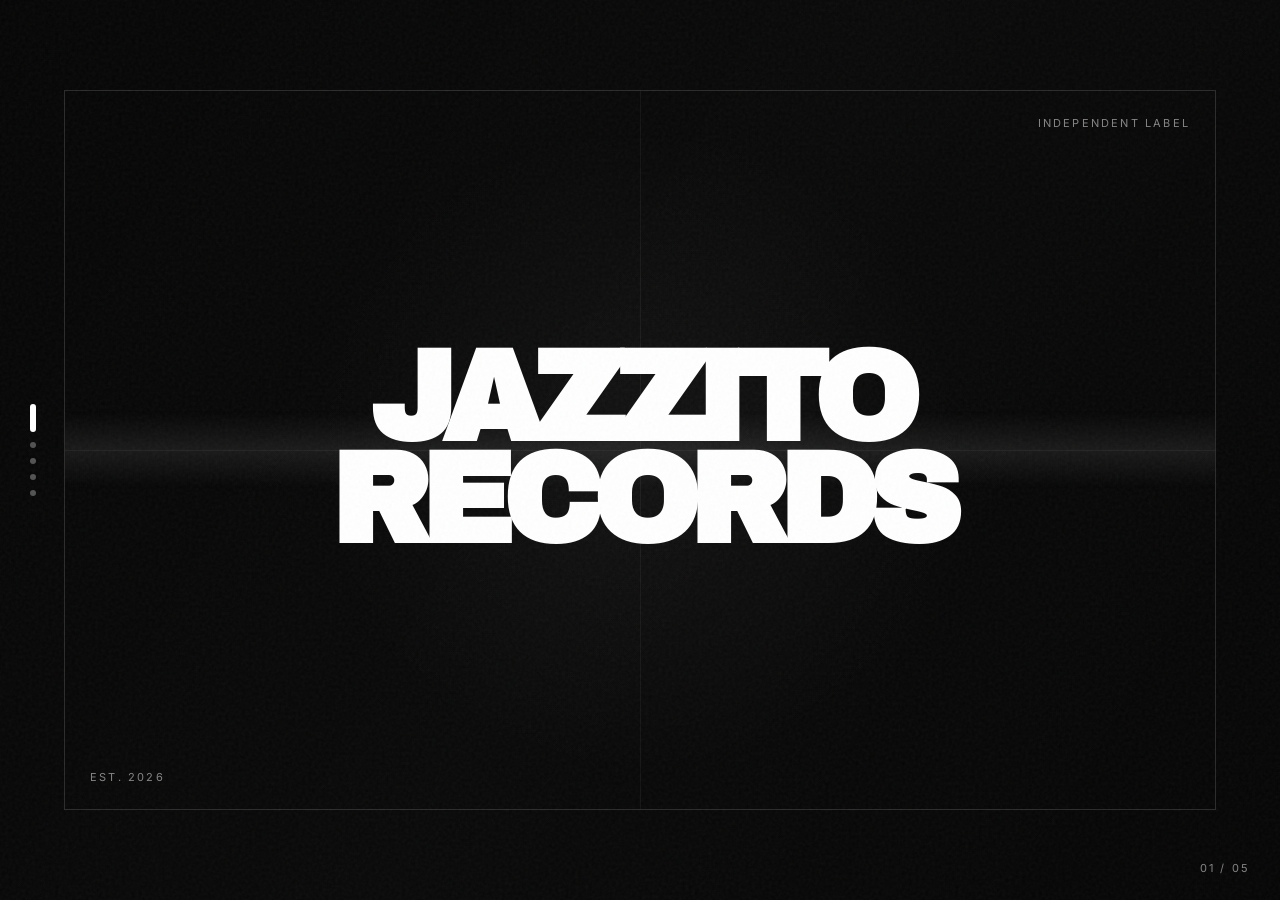
<file: index.html>
<!DOCTYPE html>
<html lang="pl">
<head>
<meta charset="UTF-8">
<meta name="viewport" content="width=device-width, initial-scale=1.0">
<title>Jazzito Records</title>

<link href="https://fonts.googleapis.com/css2?family=Archivo+Black&family=Inter:wght@300;400;600;800&display=swap" rel="stylesheet">

<link rel="stylesheet" href="css/reset.css">
<link rel="stylesheet" href="css/base.css">
<link rel="stylesheet" href="css/scenes.css">
<link rel="stylesheet" href="css/artists.css">
<link rel="stylesheet" href="css/responsive.css">
</head>

<body>

<div class="dots" id="dots"></div>
<div class="counter" id="counter">01 / 05</div>

<section class="scene active">
    <div class="frame">
        <div class="scan"></div>

        <div class="kicker">Independent Label</div>

        <div class="content">
            <h1 class="logo">
                <span>Jazzito</span>
                <span>Records</span>
            </h1>
        </div>

        <div class="meta">Est. 2026</div>
    </div>
</section>

<section class="scene">
    <div class="frame">
        <div class="kicker">Manifest</div>

        <div class="content">
            <div class="big-text">
                No Radio<br>
                No Rules<br>
                No Mercy
            </div>
        </div>

        <div class="meta">Scene 02</div>
    </div>
</section>

<section class="scene">
    <div class="frame" id="artistFrame">

        <video
            id="artistVideo"
            class="artist-video"
            muted
            autoplay
            playsinline
        ></video>

        <div class="artist-overlay"></div>

        <div class="kicker">Artists</div>

        <div class="content artist-content">
            <div class="artist-heading">
                <h2 id="artistSceneTitle">Jazzito</h2>
                <h3 id="artistSceneSubtitle">.Artists / Creators</h3>
            </div>

            <div class="artist-detail" id="artistDetail" aria-live="polite">
                <div class="artist-detail-panel active" id="artistBioPanel">
                    <div class="artist-detail-label">Bio</div>
                    <p id="artistBioText"></p>
                </div>

                <div class="artist-detail-panel" id="artistMusicPanel">
                    <div class="artist-detail-label">Music</div>
                    <ul class="artist-detail-list" id="artistMusicList"></ul>
                </div>

                <div class="artist-detail-panel" id="artistSocialPanel">
                    <div class="artist-detail-label">Social</div>
                    <ul class="artist-detail-list" id="artistSocialList"></ul>
                </div>

            </div>

            <div class="artist-grid" id="artistGrid">
                <div class="artist-card" data-artist="adach" data-video="videos/adach.mp4"><span>Adach</span></div>
                <div class="artist-card" data-artist="youngTommy" data-video="videos/young-tommy.mp4"><span>Young Tommy</span></div>
                <div class="artist-card" data-artist="pwk" data-video="videos/pwk.mp4"><span>PWK</span></div>
                <div class="artist-card" data-artist="heavyJimmy" data-video="videos/heavy-jimmy.mp4"><span>Heavy Jimmy</span></div>
                <div class="artist-card" data-artist="l3wy" data-video="videos/l3wy.mp4"><span>L3WY</span></div>
                <div class="artist-card" data-artist="greenRob" data-video="videos/green-rob.mp4"><span>Green Rob</span></div>
                <div class="artist-card" data-artist="prettyRooster" data-video="videos/pretty-rooster.mp4"><span>Pretty Rooster</span></div>
                <div class="artist-card" data-artist="badHardie" data-video="videos/bad-hardie.mp4"><span>Bad Hardie</span></div>
            </div>

            <div class="artist-detail-actions" aria-label="Artist details menu">
                <button class="artist-detail-btn active" id="showBio" type="button">Bio</button>
                <button class="artist-detail-btn" id="showMusic" type="button">Music</button>
                <button class="artist-detail-btn" id="showSocial" type="button">Social</button>
                <button class="artist-detail-btn artist-back-btn" id="backArtist" type="button">Back</button>
            </div>

            <div class="mobile-artist-nav">
                <button class="artist-nav-btn" id="prevArtist" type="button" aria-label="Poprzedni artysta">←</button>
                <button class="artist-nav-btn" id="nextArtist" type="button" aria-label="Następny artysta">→</button>
            </div>
        </div>

        <div class="meta">Scene 03</div>
    </div>
</section>

<section class="scene">
    <div class="frame release-frame">
        <div class="kicker">Release</div>

        <div class="content release-content">
            <div class="release-slider" aria-label="Podgląd zestawu EP">
                <img class="release-slide active" src="assets/adach-epki.png" alt="Jazzito Records — zestaw x3 EP">
                <img class="release-slide" src="assets/adach-ep2.png" alt="Adach Xanthoderme Agenensis EP — okładka">
                <img class="release-slide" src="assets/adach-ep1.png" alt="Adach Xanthoderme Agenensis EP — okładka">
                <img class="release-slide" src="assets/adach-ep3.png" alt="Adach Epiphyllum Oxypetalum EP — okładka">
            </div>

            <div class="release-info">
                <div class="release-eyebrow">Adach / Limited Drop</div>
                <h2 class="release-title">Zamów<br>zestaw x3 EP</h2>
                <p class="release-description">Pakiet kolekcjonerski Jazzito Records: trzy wydania EP, ciemna estetyka, niezależny nakład i bez zbędnego miziania algorytmów.</p>
                <a class="release-button" href="order.html">Przejdź do zamówienia</a>
            </div>
        </div>

        <div class="meta">Scene 04</div>
    </div>
</section>

<section class="scene">
    <div class="frame">
        <div class="kicker">Contact</div>

        <div class="content">
            <div class="big-text">Contact</div>

            <ul class="small-list">
                <li>contact@jazzitorecords.pl</li>
                <li>instagram</li>
                <li>youtube</li>
                <li>spotify</li>
            </ul>
        </div>

        <div class="meta">Scene 05</div>
    </div>
</section>

<script src="js/scenes.js"></script>
<script src="js/artists.js"></script>
<script src="js/release-slider.js"></script>
<script src="js/main.js"></script>
</body>
</html>
</file>
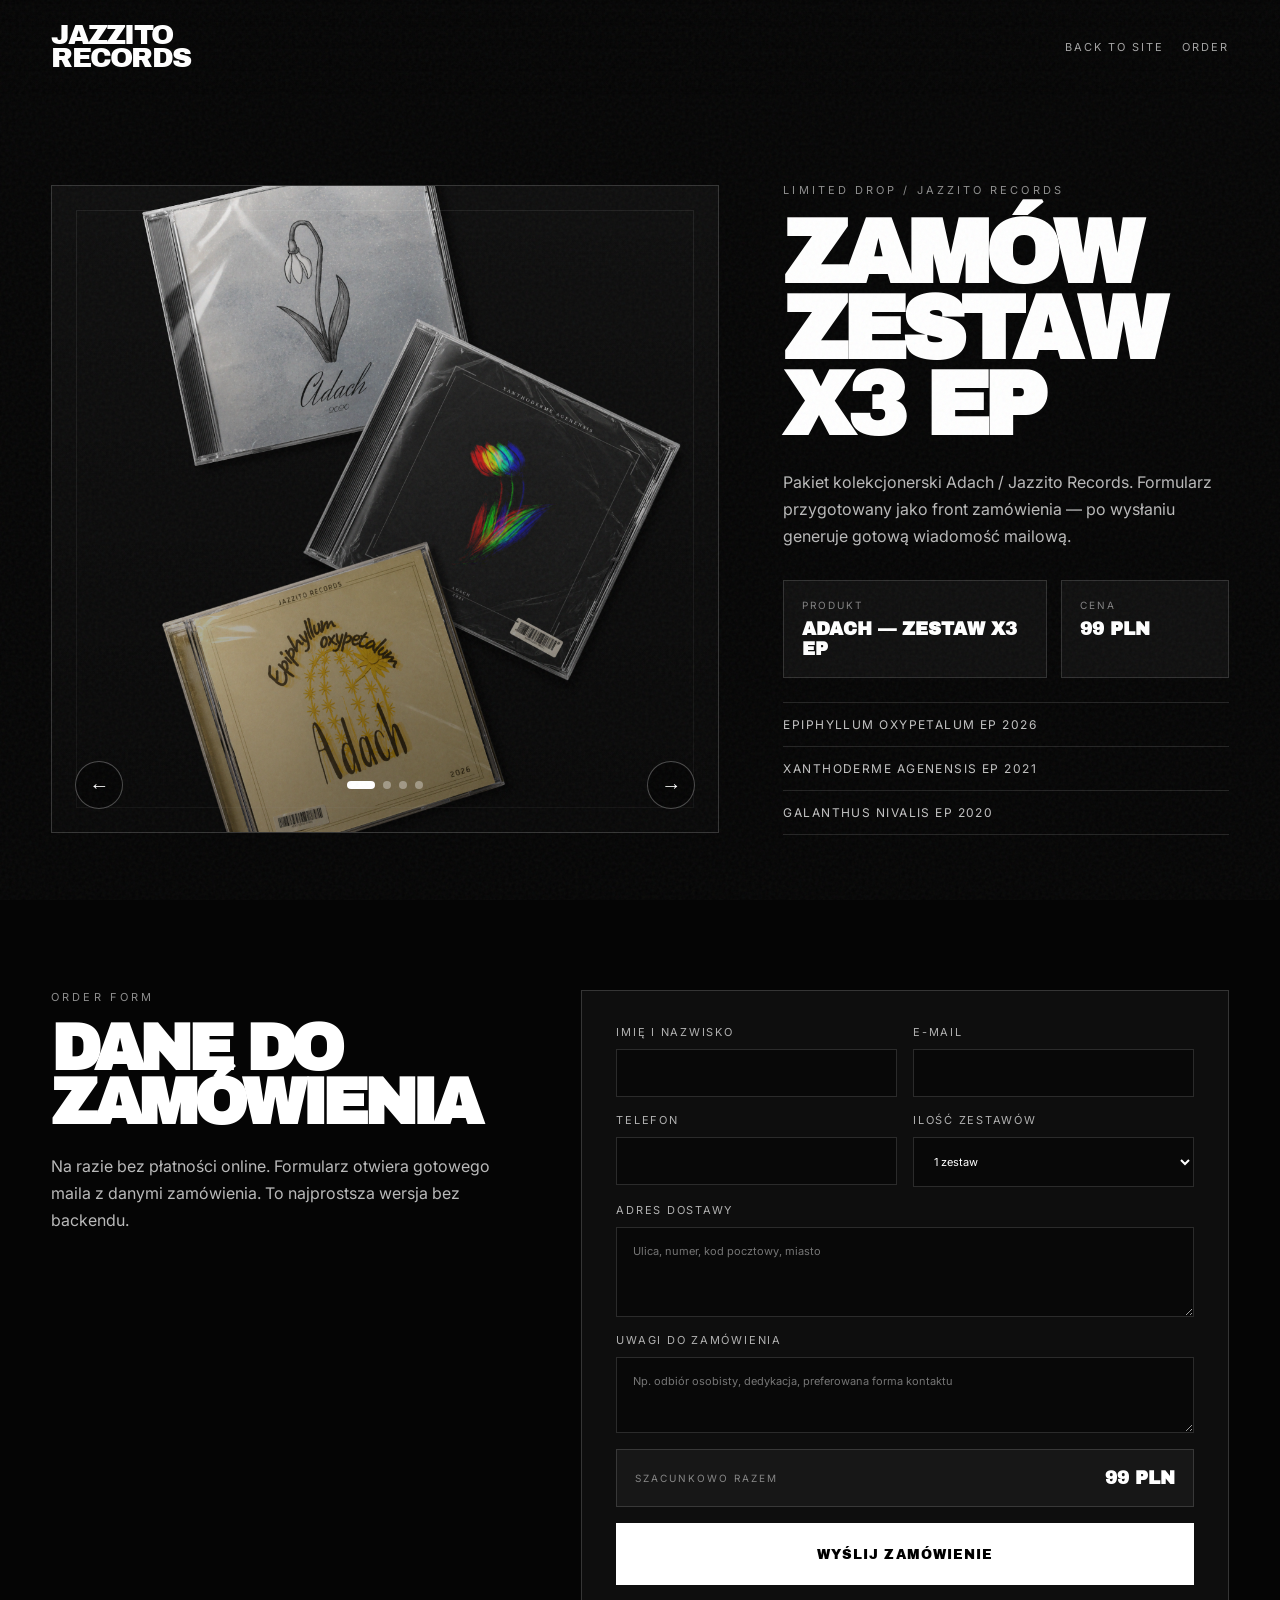
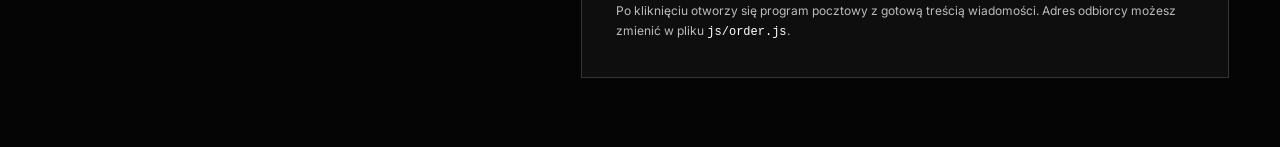
<file: order.html>
<!DOCTYPE html>
<html lang="pl">
<head>
<meta charset="UTF-8">
<meta name="viewport" content="width=device-width, initial-scale=1.0">
<title>Zamów zestaw x3 EP — Jazzito Records</title>

<link href="https://fonts.googleapis.com/css2?family=Archivo+Black&family=Inter:wght@300;400;600;800&display=swap" rel="stylesheet">

<link rel="stylesheet" href="css/reset.css">
<link rel="stylesheet" href="css/order.css">
</head>
<body>

<div class="grain"></div>

<header class="order-header">
    <a class="brand" href="index.html" aria-label="Powrót do strony głównej Jazzito Records">
        <span>Jazzito</span>
        <span>Records</span>
    </a>

    <nav class="order-nav" aria-label="Nawigacja zamówienia">
        <a href="index.html">Back to site</a>
        <a href="#orderForm">Order</a>
    </nav>
</header>

<main class="order-page">
    <section class="order-hero" aria-label="Zamówienie zestawu EP">
        <div class="order-gallery" aria-label="Galeria zestawu EP">
            <div class="order-slider" id="orderSlider">
                <img class="order-slide active" src="assets/adach-epki.png" alt="Jazzito Records — zestaw x3 EP">
                <img class="order-slide" src="assets/adach-ep2.png" alt="Adach Xanthoderme Agenensis EP — okładka">
                <img class="order-slide" src="assets/adach-ep1.png" alt="Adach - Galanthus Nivalis EP — okładka">
                <img class="order-slide" src="assets/adach-ep3.png" alt="Adach Epiphyllum Oxypetalum EP — okładka">
            </div>

            <div class="order-slider-controls" aria-label="Sterowanie galerią">
                <button class="slider-btn" id="prevSlide" type="button" aria-label="Poprzednie zdjęcie">←</button>
                <div class="slider-dots" id="sliderDots" aria-label="Wybór zdjęcia"></div>
                <button class="slider-btn" id="nextSlide" type="button" aria-label="Następne zdjęcie">→</button>
            </div>
        </div>

        <div class="order-summary">
            <div class="eyebrow">Limited drop / Jazzito Records</div>
            <h1>Zamów<br>zestaw x3 EP</h1>
            <p class="lead">Pakiet kolekcjonerski Adach / Jazzito Records. Formularz przygotowany jako front zamówienia — po wysłaniu generuje gotową wiadomość mailową.</p>

            <div class="product-card">
                <div>
                    <span class="product-label">Produkt</span>
                    <strong>Adach — zestaw x3 EP</strong>
                </div>
                <div>
                    <span class="product-label">Cena</span>
                    <strong>99 PLN</strong>
                </div>
            </div>

            <ul class="order-list">
                <li>Epiphyllum Oxypetalum EP 2026</li>
                <li>Xanthoderme Agenensis EP 2021</li>
                <li>Galanthus Nivalis EP 2020</li>
            </ul>
        </div>
    </section>

    <section class="form-section" id="orderForm" aria-label="Formularz zamówienia">
        <div class="form-heading">
            <div class="eyebrow">Order form</div>
            <h2>Dane do zamówienia</h2>
            <p>Na razie bez płatności online. Formularz otwiera gotowego maila z danymi zamówienia. To najprostsza wersja bez backendu.</p>
        </div>

        <form class="order-form" id="jazzitoOrderForm">
            <div class="field-grid">
                <label>
                    Imię i nazwisko
                    <input type="text" name="name" autocomplete="name" required>
                </label>

                <label>
                    E-mail
                    <input type="email" name="email" autocomplete="email" required>
                </label>

                <label>
                    Telefon
                    <input type="tel" name="phone" autocomplete="tel">
                </label>

                <label>
                    Ilość zestawów
                    <select name="quantity" required>
                        <option value="1">1 zestaw</option>
                        <option value="2">2 zestawy</option>
                        <option value="3">3 zestawy</option>
                        <option value="4">4 zestawy</option>
                        <option value="5">5 zestawów</option>
                    </select>
                </label>
            </div>

            <label>
                Adres dostawy
                <textarea name="address" rows="4" placeholder="Ulica, numer, kod pocztowy, miasto" required></textarea>
            </label>

            <label>
                Uwagi do zamówienia
                <textarea name="notes" rows="3" placeholder="Np. odbiór osobisty, dedykacja, preferowana forma kontaktu"></textarea>
            </label>

            <div class="order-total">
                <span>Szacunkowo razem</span>
                <strong id="totalPrice">99 PLN</strong>
            </div>

            <button class="submit-btn" type="submit">Wyślij zamówienie</button>
            <p class="form-note">Po kliknięciu otworzy się program pocztowy z gotową treścią wiadomości. Adres odbiorcy możesz zmienić w pliku <code>js/order.js</code>.</p>
        </form>
    </section>
</main>

<script src="js/order.js"></script>
</body>
</html>
</file>
<file: css/base.css>
html,
body{
    width:100%;
    height:100%;
    overflow:hidden;
    background:#050505;
    color:white;
    font-family:'Inter',sans-serif;
}

body::after{
    content:"";
    position:fixed;
    inset:0;
    pointer-events:none;
    z-index:100;
    opacity:.05;
    background-image:url("data:image/svg+xml,%3Csvg viewBox='0 0 300 300' xmlns='http://www.w3.org/2000/svg'%3E%3Cfilter id='n'%3E%3CfeTurbulence type='fractalNoise' baseFrequency='0.9' numOctaves='4'/%3E%3C/filter%3E%3Crect width='300' height='300' filter='url(%23n)'/%3E%3C/svg%3E");
}

.content{
    position:relative;
    z-index:10;
    text-align:center;
    padding:20px;
}

.logo{
    font-family:'Archivo Black',sans-serif;
    font-size:clamp(60px,10vw,180px);
    line-height:.8;
    letter-spacing:-0.08em;
    text-transform:uppercase;
}

.logo span{
    display:block;
}

.big-text{
    font-family:'Archivo Black',sans-serif;
    font-size:clamp(50px,8vw,140px);
    line-height:.85;
    text-transform:uppercase;
    letter-spacing:-0.07em;
}

.kicker{
    position:absolute;
    top:25px;
    right:25px;
    z-index:20;
    font-size:11px;
    text-transform:uppercase;
    letter-spacing:.2em;
    color:rgba(255,255,255,.5);
}

.meta{
    position:absolute;
    bottom:25px;
    left:25px;
    z-index:20;
    font-size:11px;
    text-transform:uppercase;
    letter-spacing:.2em;
    color:rgba(255,255,255,.5);
}

.small-list{
    list-style:none;
    margin-top:25px;
    text-transform:uppercase;
    font-size:12px;
    letter-spacing:.18em;
    color:rgba(255,255,255,.7);
}

.small-list li{
    margin:10px 0;
}
</file>
<file: css/scenes.css>
.scene{
    position:fixed;
    inset:0;
    display:flex;
    justify-content:center;
    align-items:center;
    padding:5vw;
    opacity:0;
    pointer-events:none;
    transform:scale(1.04);
    filter:blur(12px);
    transition:.8s ease;
}

.scene.active{
    opacity:1;
    pointer-events:auto;
    transform:scale(1);
    filter:blur(0);
}

.scene::before{
    content:"";
    position:absolute;
    inset:-20%;
    background:
        radial-gradient(circle at center, rgba(255,255,255,.04), transparent 30%),
        linear-gradient(120deg, transparent, rgba(255,255,255,.02), transparent);
    animation:bgMove 12s infinite alternate ease-in-out;
}

@keyframes bgMove{
    from{
        transform:translateX(-5%) rotate(-3deg);
    }

    to{
        transform:translateX(5%) rotate(3deg);
    }
}

.frame{
    width:min(92vw,1300px);
    height:min(80vh,760px);
    border:1px solid rgba(255,255,255,.14);
    position:relative;
    overflow:hidden;
    display:flex;
    justify-content:center;
    align-items:center;
}

.frame::before{
    content:"";
    position:absolute;
    width:1px;
    height:100%;
    left:50%;
    background:rgba(255,255,255,.05);
    z-index:4;
}

.frame::after{
    content:"";
    position:absolute;
    width:100%;
    height:1px;
    top:50%;
    background:rgba(255,255,255,.05);
    z-index:4;
}

.scan{
    position:absolute;
    width:100%;
    height:80px;
    background:linear-gradient(to bottom, transparent, rgba(255,255,255,.08), transparent);
    animation:scanMove 6s linear infinite;
    mix-blend-mode:difference;
    z-index:5;
}

@keyframes scanMove{
    from{
        top:-100px;
    }

    to{
        top:100%;
    }
}

.dots{
    position:fixed;
    left:30px;
    top:50%;
    transform:translateY(-50%);
    z-index:200;
    display:flex;
    flex-direction:column;
    gap:10px;
}

.dot{
    width:6px;
    height:6px;
    border-radius:50%;
    background:rgba(255,255,255,.3);
    transition:.3s;
    cursor:pointer;
}

.dot.active{
    height:28px;
    border-radius:999px;
    background:white;
}

.counter{
    position:fixed;
    right:30px;
    bottom:25px;
    z-index:200;
    font-size:11px;
    letter-spacing:.2em;
    color:rgba(255,255,255,.5);
}

/* Scene 04 — release slider */
.release-frame{
    align-items:stretch;
}

.release-content{
    width:100%;
    height:100%;
    display:grid;
    grid-template-columns:1.25fr .85fr;
    gap:clamp(24px,4vw,58px);
    align-items:center;
    text-align:left;
    padding:clamp(34px,5vw,76px);
}

.release-slider{
    position:relative;
    z-index:10;
    width:100%;
    height:min(58vh,560px);
    min-height:360px;
    border:1px solid rgba(255,255,255,.16);
    background:linear-gradient(135deg, rgba(255,255,255,.09), rgba(255,255,255,.015)), rgba(255,255,255,.03);
    overflow:hidden;
    backdrop-filter:blur(12px);
}

.release-slider::before{
    content:"";
    position:absolute;
    inset:22px;
    border:1px solid rgba(255,255,255,.08);
    z-index:4;
    pointer-events:none;
}

.release-slide{
    position:absolute;
    inset:0;
    width:100%;
    height:100%;
    object-fit:cover;
    opacity:0;
    transform:scale(1.06);
    transition:opacity .8s ease, transform 1.2s ease;
}

.release-slide.active{
    opacity:1;
    transform:scale(1);
}

.release-info{
    position:relative;
    z-index:10;
    max-width:560px;
}

.release-eyebrow{
    margin-bottom:18px;
    font-size:11px;
    text-transform:uppercase;
    letter-spacing:.28em;
    color:rgba(255,255,255,.55);
}

.release-title{
    font-family:'Archivo Black',sans-serif;
    font-size:clamp(46px,5.8vw,98px);
    line-height:.85;
    text-transform:uppercase;
    letter-spacing:-0.07em;
}

.release-description{
    max-width:500px;
    margin-top:24px;
    font-size:15px;
    line-height:1.7;
    color:rgba(255,255,255,.72);
}

.release-button{
    display:inline-flex;
    justify-content:center;
    align-items:center;
    min-height:58px;
    margin-top:30px;
    padding:0 28px;
    border:1px solid rgba(255,255,255,.24);
    color:white;
    text-decoration:none;
    text-transform:uppercase;
    font-family:'Archivo Black',sans-serif;
    font-size:13px;
    letter-spacing:.08em;
    background:rgba(255,255,255,.04);
    transition:.25s ease;
}

.release-button:hover{
    background:white;
    color:black;
    transform:translateY(-4px);
}
</file>
<file: css/artists.css>
.artist-video{
    position:absolute;
    inset:0;
    width:100%;
    height:100%;
    object-fit:cover;
    opacity:0;
    z-index:1;
    transition:.5s ease;
    filter:grayscale(1) contrast(1.2) brightness(.4);
}

.artist-video.active{
    opacity:1;
}

.artist-overlay{
    position:absolute;
    inset:0;
    z-index:2;
    background:linear-gradient(to bottom, rgba(0,0,0,.2), rgba(0,0,0,.75));
}

.artist-content{
    width:100%;
    height:100%;
    display:flex;
    flex-direction:column;
    justify-content:space-between;
    align-items:flex-start;
    padding:50px;
}

.artist-heading{
    position:relative;
    z-index:10;
    text-align:left;
    transition:.4s ease;
}

.artist-heading h2{
    font-family:'Archivo Black',sans-serif;
    font-size:clamp(50px,6vw,120px);
    line-height:.85;
    text-transform:uppercase;
    letter-spacing:-0.06em;
}

.artist-heading h3{
    font-size:clamp(16px,2vw,28px);
    letter-spacing:.35em;
    text-transform:uppercase;
    font-weight:300;
    color:rgba(255,255,255,.7);
    margin-top:10px;
}

.artist-grid{
    width:100%;
    display:grid;
    grid-template-columns:repeat(4,1fr);
    gap:14px;
    z-index:10;
    position:relative;
    transition:.4s ease;
}

.artist-card{
    min-height:90px;
    border:1px solid rgba(255,255,255,.14);
    display:flex;
    justify-content:center;
    align-items:center;
    cursor:pointer;
    background:rgba(255,255,255,.03);
    backdrop-filter:blur(10px);
    transition:.3s ease;
    position:relative;
    overflow:hidden;
}

.artist-card::before{
    content:"";
    position:absolute;
    inset:0;
    background:white;
    transform:scaleX(0);
    transform-origin:left;
    transition:.3s ease;
    z-index:-1;
}

.artist-card:hover::before,
.artist-card.active::before,
.artist-card.selected::before{
    transform:scaleX(1);
}

.artist-card:hover,
.artist-card.active,
.artist-card.selected{
    color:black;
    transform:translateY(-5px);
    border-color:white;
}

.artist-card.hidden{
    opacity:0;
    pointer-events:none;
    transform:translateY(16px) scale(.96);
}

.artist-card span{
    font-family:'Archivo Black',sans-serif;
    text-transform:uppercase;
    font-size:clamp(12px,1.3vw,18px);
}

.mobile-artist-nav{
    display:none;
}

.artist-nav-btn{
    width:44px;
    height:44px;
    border:1px solid rgba(255,255,255,.3);
    background:rgba(0,0,0,.35);
    color:white;
    backdrop-filter:blur(12px);
    font-size:20px;
    cursor:pointer;
    border-radius:50%;
    pointer-events:auto;
    transition:.25s ease;
}

.artist-nav-btn:active{
    background:white;
    color:black;
    transform:scale(.95);
}

.artist-detail{
    position:absolute;
    right:50px;
    bottom:165px;
    width:min(520px,42vw);
    min-height:250px;
    z-index:25;
    opacity:0;
    pointer-events:none;
    transform:translateY(18px);
    transition:.35s ease;
}

.artist-detail-mode .artist-detail{
    opacity:1;
    pointer-events:auto;
    transform:translateY(0);
}

.artist-detail-panel{
    display:none;
    padding:26px;
    border:1px solid rgba(255,255,255,.16);
    background:rgba(0,0,0,.38);
    backdrop-filter:blur(16px);
}

.artist-detail-panel.active{
    display:block;
}

.artist-detail-label{
    margin-bottom:16px;
    font-family:'Archivo Black',sans-serif;
    font-size:12px;
    text-transform:uppercase;
    letter-spacing:.3em;
    color:rgba(255,255,255,.55);
}

.artist-detail-panel p{
    font-size:15px;
    line-height:1.7;
    color:rgba(255,255,255,.82);
}

.artist-detail-list{
    list-style:none;
}

.artist-detail-list li{
    border-top:1px solid rgba(255,255,255,.12);
}

.artist-detail-list li:last-child{
    border-bottom:1px solid rgba(255,255,255,.12);
}

.artist-detail-list a{
    display:flex;
    justify-content:space-between;
    align-items:center;
    padding:14px 0;
    color:white;
    text-decoration:none;
    text-transform:uppercase;
    letter-spacing:.14em;
    font-size:12px;
    transition:.25s ease;
}

.artist-detail-list a::after{
    content:"↗";
    opacity:.45;
}

.artist-detail-list a:hover{
    padding-left:10px;
    color:black;
    background:white;
}

.artist-detail-list a:hover::after{
    opacity:1;
}

/* Action tiles shown only after selecting an artist. */
.artist-detail-actions{
    position:absolute;
    left:50px;
    right:50px;
    bottom:50px;
    display:grid;
    grid-template-columns:repeat(4,1fr);
    gap:14px;
    z-index:30;
    opacity:0;
    pointer-events:none;
    transform:translateY(18px);
    transition:.35s ease;
}

.artist-detail-mode .artist-detail-actions{
    opacity:1;
    pointer-events:auto;
    transform:translateY(0);
}

.artist-detail-btn{
    min-height:90px;
    border:1px solid rgba(255,255,255,.14);
    display:flex;
    justify-content:center;
    align-items:center;
    cursor:pointer;
    background:rgba(255,255,255,.03);
    color:white;
    backdrop-filter:blur(10px);
    transition:.3s ease;
    position:relative;
    overflow:hidden;
    text-transform:uppercase;
    letter-spacing:0;
    font-family:'Archivo Black',sans-serif;
    font-size:clamp(12px,1.3vw,18px);
}

.artist-detail-btn::before{
    content:"";
    position:absolute;
    inset:0;
    background:white;
    transform:scaleX(0);
    transform-origin:left;
    transition:.3s ease;
    z-index:-1;
}

.artist-detail-btn:hover::before,
.artist-detail-btn.active::before{
    transform:scaleX(1);
}

.artist-detail-btn:hover,
.artist-detail-btn.active{
    color:black;
    transform:translateY(-5px);
    border-color:white;
}

.artist-back-btn{
    border-color:rgba(255,255,255,.42);
}

.artist-detail-mode .artist-grid{
    opacity:0;
    pointer-events:none;
    transform:translateY(18px);
}

.artist-detail-mode .mobile-artist-nav{
    display:none;
}
</file>
<file: css/responsive.css>
@media(max-width:900px){
    .frame{
        width:94vw;
        height:82vh;
    }

    .artist-grid{
        grid-template-columns:repeat(2,1fr);
    }

    .big-text{
        font-size:clamp(42px,9vw,80px);
    }

    .artist-detail{
        right:30px;
        bottom:150px;
        width:min(520px,50vw);
    }
}

@media(max-width:768px){
    html,
    body{
        overflow:hidden;
        touch-action:pan-y;
    }

    .scene{
        padding:0;
    }

    .frame{
        width:100vw;
        height:100vh;
        border:none;
    }

    .frame::before,
    .frame::after{
        display:none;
    }

    .scan{
        opacity:.4;
    }

    .logo{
        font-size:clamp(42px,14vw,80px);
        line-height:.85;
        padding:20px;
    }

    .big-text{
        font-size:clamp(34px,11vw,72px);
        line-height:.9;
    }

    .content{
        padding:20px;
    }

    .kicker{
        top:18px;
        right:18px;
        font-size:10px;
    }

    .meta{
        bottom:18px;
        left:18px;
        font-size:10px;
    }

    .counter{
        right:18px;
        bottom:18px;
        font-size:10px;
    }

    .dots{
        left:14px;
        gap:8px;
    }

    .dot{
        width:5px;
        height:5px;
    }

    .dot.active{
        height:20px;
    }

    .artist-content{
        width:100%;
        height:100%;
        padding:20px;
        position:relative;
        justify-content:flex-start;
        align-items:flex-start;
    }

    .artist-heading{
        position:absolute;
        top:30px;
        left:20px;
        z-index:20;
        max-width:calc(100% - 40px);
    }

    .artist-heading h2{
        font-size:clamp(38px,12vw,70px);
    }

    .artist-heading h3{
        font-size:12px;
        letter-spacing:.25em;
    }

    .artist-grid{
        position:absolute;
        bottom:40px;
        left:0;
        width:100%;
        display:flex;
        overflow-x:auto;
        overflow-y:hidden;
        gap:12px;
        padding:0 20px;
        scroll-snap-type:x mandatory;
        z-index:20;
        -webkit-overflow-scrolling:touch;
    }

    .artist-grid::-webkit-scrollbar{
        display:none;
    }

    .artist-card{
        min-width:220px;
        height:70px;
        min-height:70px;
        flex-shrink:0;
        scroll-snap-align:center;
        backdrop-filter:blur(12px);
    }

    .artist-card span{
        font-size:15px;
    }

    .mobile-artist-nav{
        position:absolute;
        left:0;
        right:0;
        bottom:115px;
        width:100%;
        display:flex;
        justify-content:space-between;
        padding:0 20px;
        z-index:30;
        pointer-events:none;
    }

    .small-list{
        font-size:11px;
        letter-spacing:.14em;
    }

    .artist-video{
        filter:grayscale(1) contrast(1.25) brightness(.55);
    }

    .artist-detail{
        left:20px;
        right:20px;
        bottom:155px;
        width:auto;
        min-height:0;
    }

    .artist-detail-panel{
        padding:18px;
    }

    .artist-detail-panel p{
        font-size:13px;
        line-height:1.55;
    }

    .artist-detail-actions{
        left:20px;
        right:20px;
        bottom:35px;
        grid-template-columns:repeat(2,1fr);
        gap:12px;
    }

    .artist-detail-btn{
        min-height:70px;
        font-size:15px;
    }

    .artist-detail-mode .artist-grid{
        opacity:0;
        pointer-events:none;
    }
}

@media(max-width:420px){
    .logo{
        font-size:38px;
    }

    .big-text{
        font-size:30px;
    }

    .artist-card{
        min-width:180px;
        height:60px;
        min-height:60px;
    }

    .artist-heading h2{
        font-size:34px;
    }

    .artist-grid{
        bottom:25px;
    }

    .mobile-artist-nav{
        bottom:85px;
        padding:0 14px;
    }

    .artist-nav-btn{
        width:40px;
        height:40px;
    }

    .artist-detail{
        left:14px;
        right:14px;
        bottom:130px;
    }

    .artist-detail-panel{
        padding:14px;
    }

    .artist-detail-label{
        margin-bottom:10px;
        font-size:10px;
    }

    .artist-detail-list a{
        padding:11px 0;
        font-size:10px;
    }

    .artist-detail-actions{
        left:14px;
        right:14px;
        bottom:24px;
        gap:10px;
    }

    .artist-detail-btn{
        min-height:60px;
        font-size:13px;
    }
}

@media(max-width:900px){
    .release-content{
        grid-template-columns:1fr;
        gap:24px;
        align-content:center;
    }

    .release-slider{
        height:42vh;
        min-height:280px;
    }

    .release-info{
        max-width:100%;
    }
}

@media(max-width:768px){
    .release-content{
        padding:76px 20px 54px;
    }

    .release-slider{
        height:42vh;
        min-height:250px;
    }

    .release-title{
        font-size:clamp(38px,12vw,68px);
    }

    .release-description{
        font-size:13px;
        line-height:1.55;
        margin-top:16px;
    }

    .release-button{
        width:100%;
        min-height:54px;
        margin-top:22px;
    }
}
</file>
<file: css/order.css>
html,
body{
    width:100%;
    min-height:100%;
    background:#050505;
    color:white;
    font-family:'Inter',sans-serif;
}

body{
    overflow-x:hidden;
}

.grain{
    position:fixed;
    inset:0;
    pointer-events:none;
    z-index:100;
    opacity:.05;
    background-image:url("data:image/svg+xml,%3Csvg viewBox='0 0 300 300' xmlns='http://www.w3.org/2000/svg'%3E%3Cfilter id='n'%3E%3CfeTurbulence type='fractalNoise' baseFrequency='0.9' numOctaves='4'/%3E%3C/filter%3E%3Crect width='300' height='300' filter='url(%23n)'/%3E%3C/svg%3E");
}

body::before{
    content:"";
    position:fixed;
    inset:-20%;
    background:radial-gradient(circle at 20% 10%, rgba(255,255,255,.08), transparent 28%), linear-gradient(120deg, transparent, rgba(255,255,255,.025), transparent);
    z-index:-1;
}

.order-header{
    position:fixed;
    top:0;
    left:0;
    right:0;
    z-index:50;
    display:flex;
    justify-content:space-between;
    align-items:center;
    padding:24px clamp(20px,4vw,54px);
    background:linear-gradient(to bottom, rgba(5,5,5,.84), rgba(5,5,5,0));
}

.brand{
    display:flex;
    flex-direction:column;
    color:white;
    text-decoration:none;
    font-family:'Archivo Black',sans-serif;
    text-transform:uppercase;
    line-height:.82;
    letter-spacing:-.06em;
    font-size:28px;
}

.order-nav{
    display:flex;
    gap:18px;
}

.order-nav a{
    color:rgba(255,255,255,.64);
    text-decoration:none;
    text-transform:uppercase;
    letter-spacing:.18em;
    font-size:11px;
    transition:.25s ease;
}

.order-nav a:hover{
    color:white;
}

.order-page{
    width:min(1440px,100%);
    margin:0 auto;
    padding:118px clamp(20px,4vw,54px) 70px;
}

.order-hero{
    min-height:calc(100vh - 118px);
    display:grid;
    grid-template-columns:1.2fr .8fr;
    gap:clamp(28px,5vw,80px);
    align-items:center;
}

.order-gallery{
    position:relative;
}

.order-slider{
    position:relative;
    width:100%;
    height:min(72vh,760px);
    min-height:520px;
    border:1px solid rgba(255,255,255,.16);
    overflow:hidden;
    background:rgba(255,255,255,.035);
}

.order-slider::before,
.order-slider::after{
    content:"";
    position:absolute;
    z-index:5;
    pointer-events:none;
}

.order-slider::before{
    inset:24px;
    border:1px solid rgba(255,255,255,.08);
}

.order-slider::after{
    inset:0;
    background:linear-gradient(to bottom, transparent, rgba(0,0,0,.45));
}

.order-slide{
    position:absolute;
    inset:0;
    width:100%;
    height:100%;
    object-fit:cover;
    opacity:0;
    transform:scale(1.07);
    transition:opacity .7s ease, transform 1.1s ease;
}

.order-slide.active{
    opacity:1;
    transform:scale(1);
}

.order-slider-controls{
    position:absolute;
    left:24px;
    right:24px;
    bottom:24px;
    z-index:12;
    display:flex;
    justify-content:space-between;
    align-items:center;
    gap:16px;
}

.slider-btn{
    width:48px;
    height:48px;
    border:1px solid rgba(255,255,255,.28);
    border-radius:50%;
    background:rgba(0,0,0,.42);
    color:white;
    font-size:20px;
    cursor:pointer;
    backdrop-filter:blur(12px);
    transition:.25s ease;
}

.slider-btn:hover{
    background:white;
    color:black;
}

.slider-dots{
    display:flex;
    gap:8px;
}

.slider-dot{
    width:8px;
    height:8px;
    border:0;
    border-radius:999px;
    background:rgba(255,255,255,.35);
    cursor:pointer;
    transition:.25s ease;
}

.slider-dot.active{
    width:28px;
    background:white;
}

.eyebrow{
    margin-bottom:18px;
    color:rgba(255,255,255,.55);
    text-transform:uppercase;
    letter-spacing:.28em;
    font-size:11px;
}

.order-summary h1,
.form-heading h2{
    font-family:'Archivo Black',sans-serif;
    text-transform:uppercase;
    letter-spacing:-.07em;
    line-height:.85;
}

.order-summary h1{
    font-size:clamp(54px,7vw,118px);
}

.lead,
.form-heading p,
.form-note{
    color:rgba(255,255,255,.72);
    line-height:1.7;
}

.lead{
    max-width:560px;
    margin-top:26px;
    font-size:16px;
}

.product-card{
    display:grid;
    grid-template-columns:1.1fr .7fr;
    gap:14px;
    margin-top:30px;
}

.product-card > div,
.order-total{
    border:1px solid rgba(255,255,255,.14);
    background:rgba(255,255,255,.04);
    padding:18px;
}

.product-label,
.order-total span{
    display:block;
    margin-bottom:8px;
    color:rgba(255,255,255,.48);
    text-transform:uppercase;
    letter-spacing:.2em;
    font-size:10px;
}

.product-card strong,
.order-total strong{
    font-family:'Archivo Black',sans-serif;
    text-transform:uppercase;
    font-size:18px;
}

.order-list{
    list-style:none;
    margin-top:24px;
    border-top:1px solid rgba(255,255,255,.12);
}

.order-list li{
    padding:14px 0;
    border-bottom:1px solid rgba(255,255,255,.12);
    color:rgba(255,255,255,.76);
    text-transform:uppercase;
    letter-spacing:.12em;
    font-size:12px;
}

.form-section{
    display:grid;
    grid-template-columns:.72fr 1fr;
    gap:clamp(28px,5vw,80px);
    align-items:start;
    padding-top:90px;
}

.form-heading h2{
    font-size:clamp(38px,5vw,86px);
}

.form-heading p{
    margin-top:22px;
    max-width:460px;
}

.order-form{
    border:1px solid rgba(255,255,255,.16);
    background:rgba(255,255,255,.035);
    padding:clamp(20px,3vw,34px);
}

.field-grid{
    display:grid;
    grid-template-columns:1fr 1fr;
    gap:16px;
}

label{
    display:flex;
    flex-direction:column;
    gap:10px;
    color:rgba(255,255,255,.68);
    text-transform:uppercase;
    letter-spacing:.16em;
    font-size:11px;
}

input,
select,
textarea{
    width:100%;
    border:1px solid rgba(255,255,255,.14);
    border-radius:0;
    background:rgba(0,0,0,.45);
    color:white;
    padding:16px;
    font:inherit;
    outline:none;
}

textarea{
    resize:vertical;
}

.order-form > label,
.order-total,
.submit-btn,
.form-note{
    margin-top:16px;
}

input:focus,
select:focus,
textarea:focus{
    border-color:white;
}

.order-total{
    display:flex;
    justify-content:space-between;
    align-items:center;
}

.order-total span{
    margin-bottom:0;
}

.submit-btn{
    width:100%;
    min-height:62px;
    border:1px solid white;
    background:white;
    color:black;
    font-family:'Archivo Black',sans-serif;
    text-transform:uppercase;
    letter-spacing:.08em;
    cursor:pointer;
    transition:.25s ease;
}

.submit-btn:hover{
    transform:translateY(-4px);
    background:transparent;
    color:white;
}

.form-note{
    font-size:12px;
}

.form-note code{
    color:white;
}

@media(max-width:980px){
    .order-hero,
    .form-section{
        grid-template-columns:1fr;
    }

    .order-slider{
        height:58vh;
        min-height:430px;
    }
}

@media(max-width:640px){
    .order-header{
        position:absolute;
        align-items:flex-start;
    }

    .brand{
        font-size:22px;
    }

    .order-nav{
        flex-direction:column;
        gap:8px;
        text-align:right;
    }

    .order-page{
        padding-top:100px;
    }

    .order-slider{
        height:54vh;
        min-height:340px;
    }

    .product-card,
    .field-grid{
        grid-template-columns:1fr;
    }

    .order-total{
        align-items:flex-start;
        flex-direction:column;
        gap:8px;
    }
}
</file>
